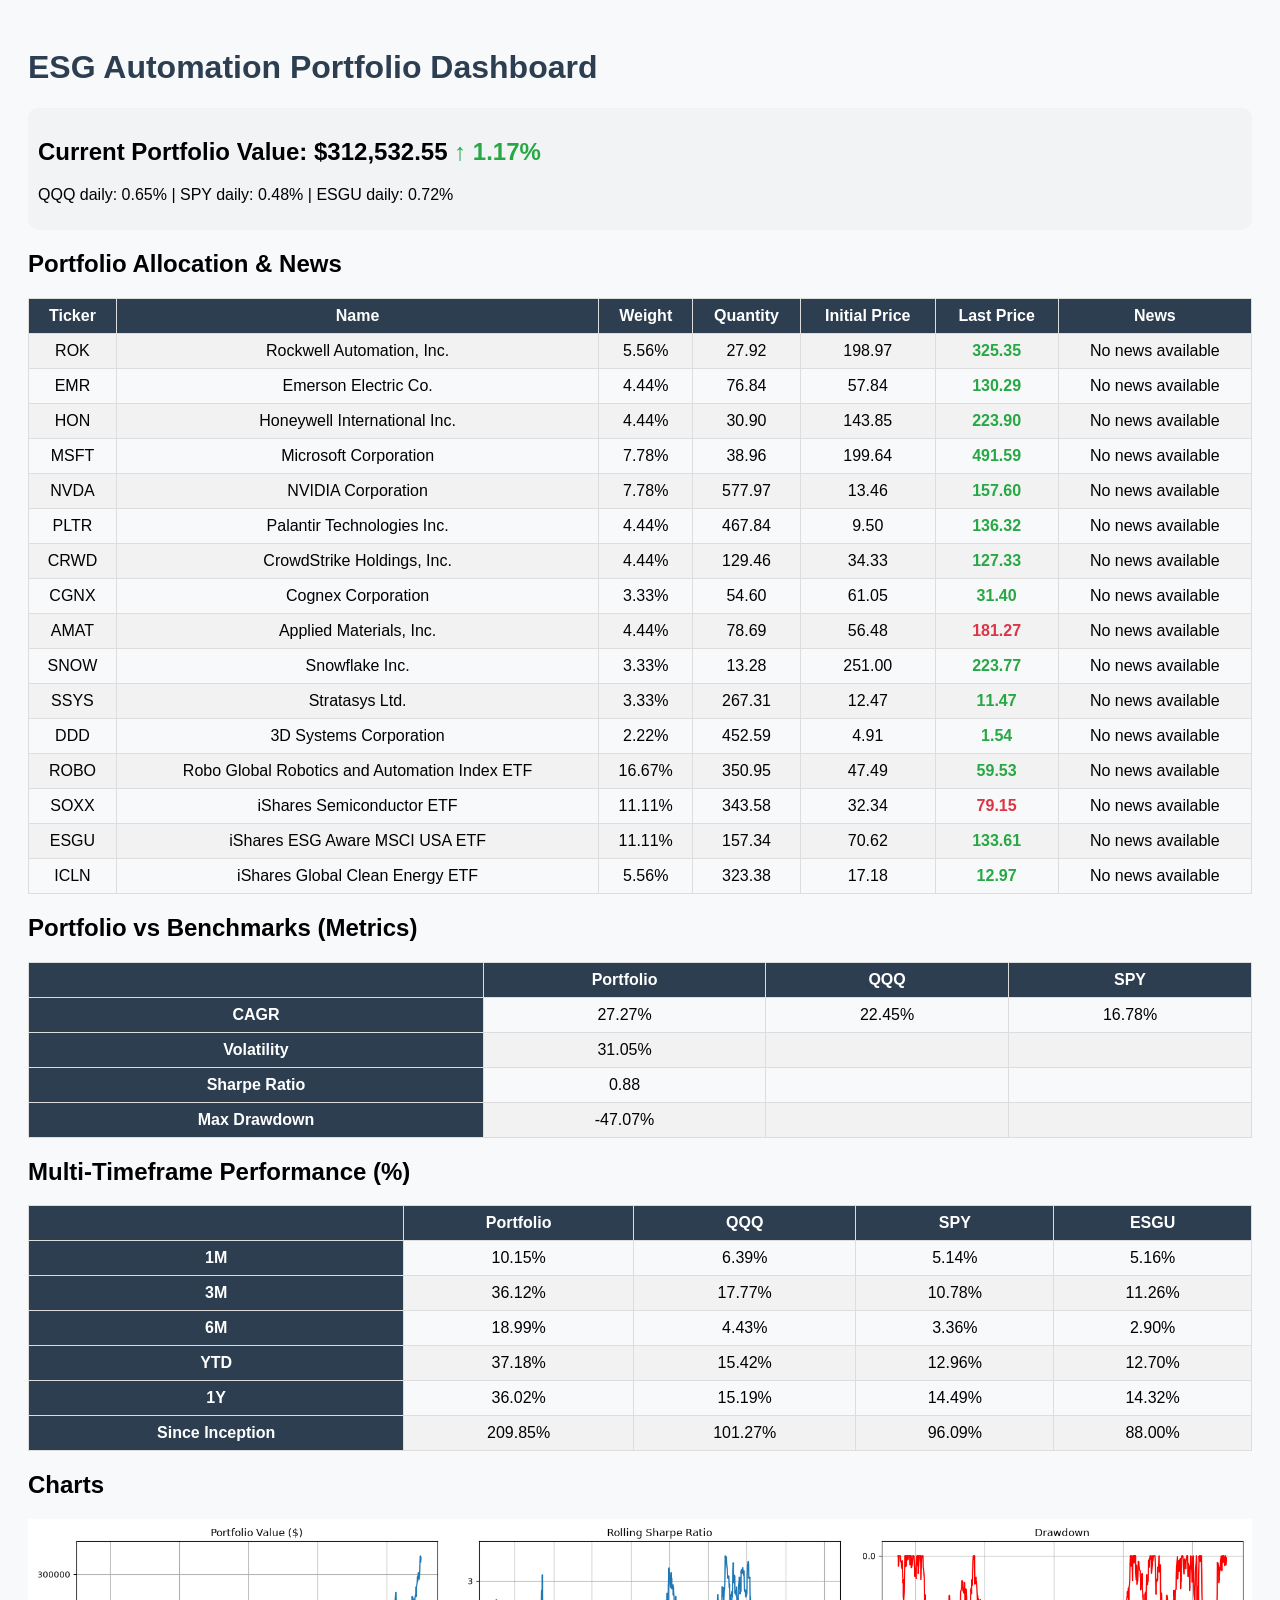
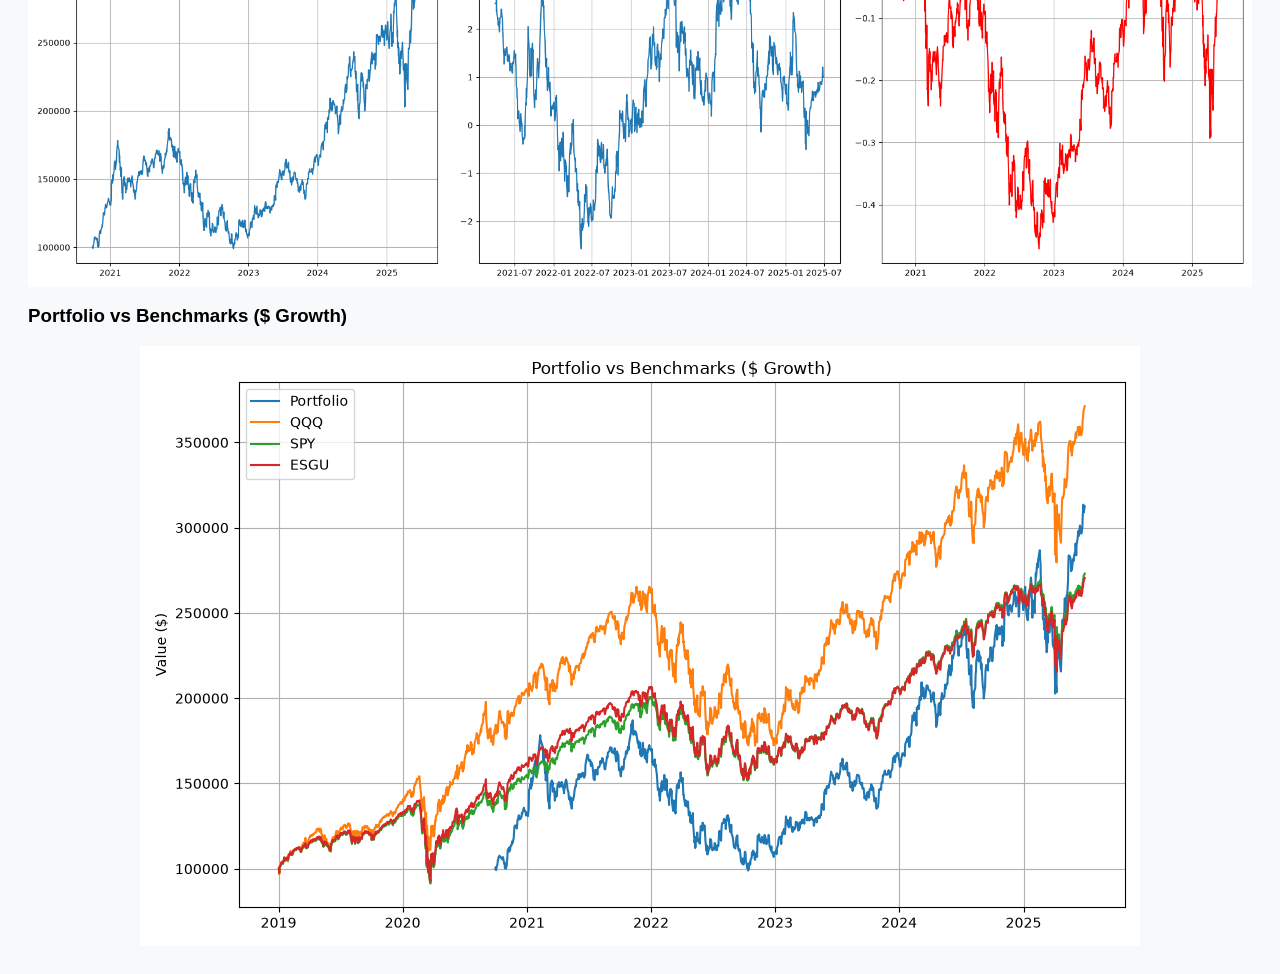
<file: docs/index.html>
<!DOCTYPE html>
<html>
<head>
    <title>ESG Automation Portfolio</title>
    <style>
        body { font-family: Arial, sans-serif; padding: 20px; background-color: #f8f9fa; }
        h1 { color: #2c3e50; }
        table { border-collapse: collapse; width: 100%; margin-bottom: 20px; }
        th, td { border: 1px solid #ddd; padding: 8px; text-align: center; }
        th { background-color: #2c3e50; color: white; }
        tr:nth-child(even) { background-color: #f2f2f2; }
        tr:hover { background-color: #ddd; }
        img { max-width: 100%; display: block; margin: auto; }
    </style>
</head>
<body>
    <h1>ESG Automation Portfolio Dashboard</h1>

    
<div style="padding:10px;background:#f1f3f5;border-radius:10px;margin-bottom:20px;">
<h2>Current Portfolio Value: $312,532.55 <span style="color:#28a745;">↑ 1.17%</span></h2>
<p>QQQ daily: 0.65% | SPY daily: 0.48% | ESGU daily: 0.72%</p>
</div>


    <h2>Portfolio Allocation & News</h2>
    <table>
        <tr>
            <th>Ticker</th><th>Name</th><th>Weight</th><th>Quantity</th>
            <th>Initial Price</th><th>Last Price</th><th>News</th>
        </tr>
        
    <tr>
        <td>ROK</td>
        <td>Rockwell Automation, Inc.</td>
        <td>5.56%</td>
        <td>27.92</td>
        <td>198.97</td>
        <td style="color:#28a745; font-weight:bold;">325.35</td>
        <td>No news available</td>
    </tr>
    
    <tr>
        <td>EMR</td>
        <td>Emerson Electric Co.</td>
        <td>4.44%</td>
        <td>76.84</td>
        <td>57.84</td>
        <td style="color:#28a745; font-weight:bold;">130.29</td>
        <td>No news available</td>
    </tr>
    
    <tr>
        <td>HON</td>
        <td>Honeywell International Inc.</td>
        <td>4.44%</td>
        <td>30.90</td>
        <td>143.85</td>
        <td style="color:#28a745; font-weight:bold;">223.90</td>
        <td>No news available</td>
    </tr>
    
    <tr>
        <td>MSFT</td>
        <td>Microsoft Corporation</td>
        <td>7.78%</td>
        <td>38.96</td>
        <td>199.64</td>
        <td style="color:#28a745; font-weight:bold;">491.59</td>
        <td>No news available</td>
    </tr>
    
    <tr>
        <td>NVDA</td>
        <td>NVIDIA Corporation</td>
        <td>7.78%</td>
        <td>577.97</td>
        <td>13.46</td>
        <td style="color:#28a745; font-weight:bold;">157.60</td>
        <td>No news available</td>
    </tr>
    
    <tr>
        <td>PLTR</td>
        <td>Palantir Technologies Inc.</td>
        <td>4.44%</td>
        <td>467.84</td>
        <td>9.50</td>
        <td style="color:#28a745; font-weight:bold;">136.32</td>
        <td>No news available</td>
    </tr>
    
    <tr>
        <td>CRWD</td>
        <td>CrowdStrike Holdings, Inc.</td>
        <td>4.44%</td>
        <td>129.46</td>
        <td>34.33</td>
        <td style="color:#28a745; font-weight:bold;">127.33</td>
        <td>No news available</td>
    </tr>
    
    <tr>
        <td>CGNX</td>
        <td>Cognex Corporation</td>
        <td>3.33%</td>
        <td>54.60</td>
        <td>61.05</td>
        <td style="color:#28a745; font-weight:bold;">31.40</td>
        <td>No news available</td>
    </tr>
    
    <tr>
        <td>AMAT</td>
        <td>Applied Materials, Inc.</td>
        <td>4.44%</td>
        <td>78.69</td>
        <td>56.48</td>
        <td style="color:#dc3545; font-weight:bold;">181.27</td>
        <td>No news available</td>
    </tr>
    
    <tr>
        <td>SNOW</td>
        <td>Snowflake Inc.</td>
        <td>3.33%</td>
        <td>13.28</td>
        <td>251.00</td>
        <td style="color:#28a745; font-weight:bold;">223.77</td>
        <td>No news available</td>
    </tr>
    
    <tr>
        <td>SSYS</td>
        <td>Stratasys Ltd.</td>
        <td>3.33%</td>
        <td>267.31</td>
        <td>12.47</td>
        <td style="color:#28a745; font-weight:bold;">11.47</td>
        <td>No news available</td>
    </tr>
    
    <tr>
        <td>DDD</td>
        <td>3D Systems Corporation</td>
        <td>2.22%</td>
        <td>452.59</td>
        <td>4.91</td>
        <td style="color:#28a745; font-weight:bold;">1.54</td>
        <td>No news available</td>
    </tr>
    
    <tr>
        <td>ROBO</td>
        <td>Robo Global Robotics and Automation Index ETF</td>
        <td>16.67%</td>
        <td>350.95</td>
        <td>47.49</td>
        <td style="color:#28a745; font-weight:bold;">59.53</td>
        <td>No news available</td>
    </tr>
    
    <tr>
        <td>SOXX</td>
        <td>iShares Semiconductor ETF</td>
        <td>11.11%</td>
        <td>343.58</td>
        <td>32.34</td>
        <td style="color:#dc3545; font-weight:bold;">79.15</td>
        <td>No news available</td>
    </tr>
    
    <tr>
        <td>ESGU</td>
        <td>iShares ESG Aware MSCI USA ETF</td>
        <td>11.11%</td>
        <td>157.34</td>
        <td>70.62</td>
        <td style="color:#28a745; font-weight:bold;">133.61</td>
        <td>No news available</td>
    </tr>
    
    <tr>
        <td>ICLN</td>
        <td>iShares Global Clean Energy ETF</td>
        <td>5.56%</td>
        <td>323.38</td>
        <td>17.18</td>
        <td style="color:#28a745; font-weight:bold;">12.97</td>
        <td>No news available</td>
    </tr>
    
    </table>

    <h2>Portfolio vs Benchmarks (Metrics)</h2>
    <table border="1" class="dataframe data">
  <thead>
    <tr style="text-align: right;">
      <th></th>
      <th>Portfolio</th>
      <th>QQQ</th>
      <th>SPY</th>
    </tr>
  </thead>
  <tbody>
    <tr>
      <th>CAGR</th>
      <td>27.27%</td>
      <td>22.45%</td>
      <td>16.78%</td>
    </tr>
    <tr>
      <th>Volatility</th>
      <td>31.05%</td>
      <td></td>
      <td></td>
    </tr>
    <tr>
      <th>Sharpe Ratio</th>
      <td>0.88</td>
      <td></td>
      <td></td>
    </tr>
    <tr>
      <th>Max Drawdown</th>
      <td>-47.07%</td>
      <td></td>
      <td></td>
    </tr>
  </tbody>
</table>

    <h2>Multi-Timeframe Performance (%)</h2>
    <table border="1" class="dataframe data">
  <thead>
    <tr style="text-align: right;">
      <th></th>
      <th>Portfolio</th>
      <th>QQQ</th>
      <th>SPY</th>
      <th>ESGU</th>
    </tr>
  </thead>
  <tbody>
    <tr>
      <th>1M</th>
      <td>10.15%</td>
      <td>6.39%</td>
      <td>5.14%</td>
      <td>5.16%</td>
    </tr>
    <tr>
      <th>3M</th>
      <td>36.12%</td>
      <td>17.77%</td>
      <td>10.78%</td>
      <td>11.26%</td>
    </tr>
    <tr>
      <th>6M</th>
      <td>18.99%</td>
      <td>4.43%</td>
      <td>3.36%</td>
      <td>2.90%</td>
    </tr>
    <tr>
      <th>YTD</th>
      <td>37.18%</td>
      <td>15.42%</td>
      <td>12.96%</td>
      <td>12.70%</td>
    </tr>
    <tr>
      <th>1Y</th>
      <td>36.02%</td>
      <td>15.19%</td>
      <td>14.49%</td>
      <td>14.32%</td>
    </tr>
    <tr>
      <th>Since Inception</th>
      <td>209.85%</td>
      <td>101.27%</td>
      <td>96.09%</td>
      <td>88.00%</td>
    </tr>
  </tbody>
</table>

    <h2>Charts</h2>
    <img src="charts/dashboard_charts.png" alt="Dashboard Charts">
    <h3>Portfolio vs Benchmarks ($ Growth)</h3>
    <img src="charts/portfolio_vs_benchmarks.png" alt="Portfolio vs Benchmarks">
</body>
</html>
</file>
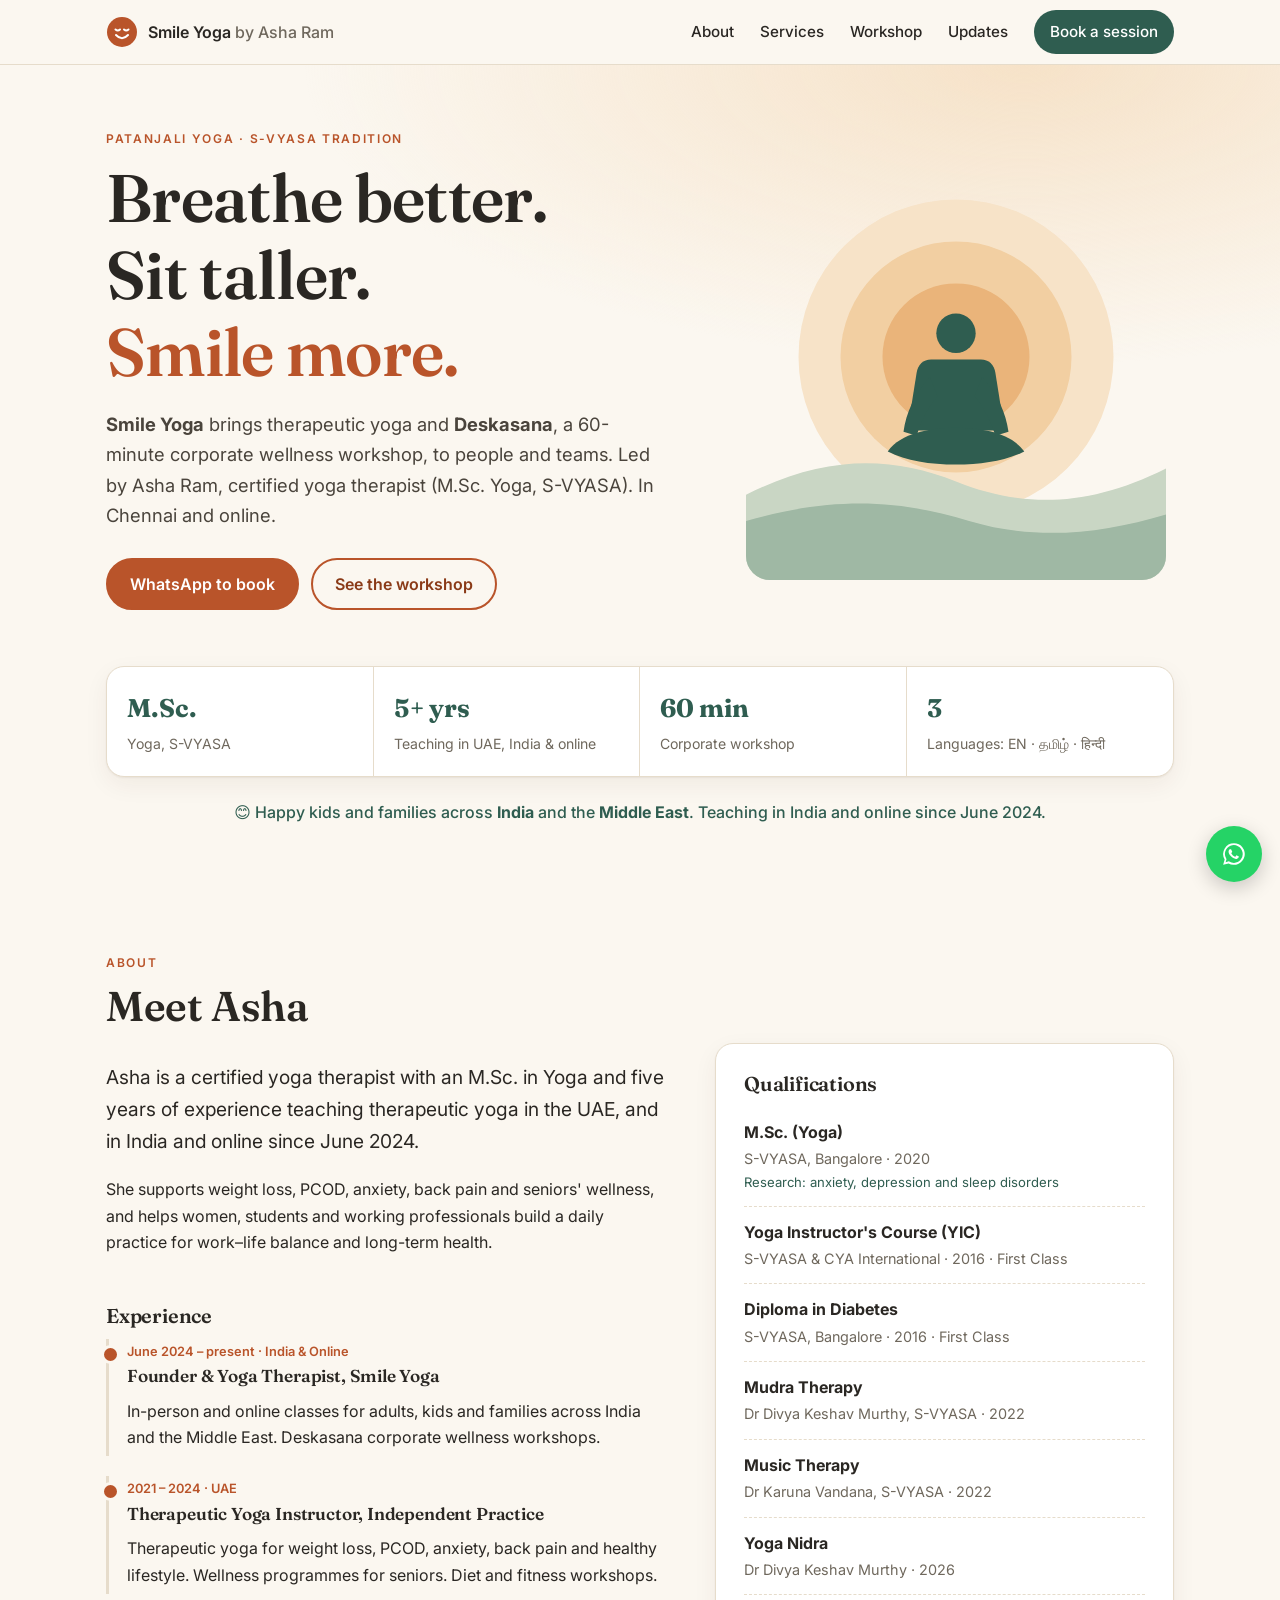
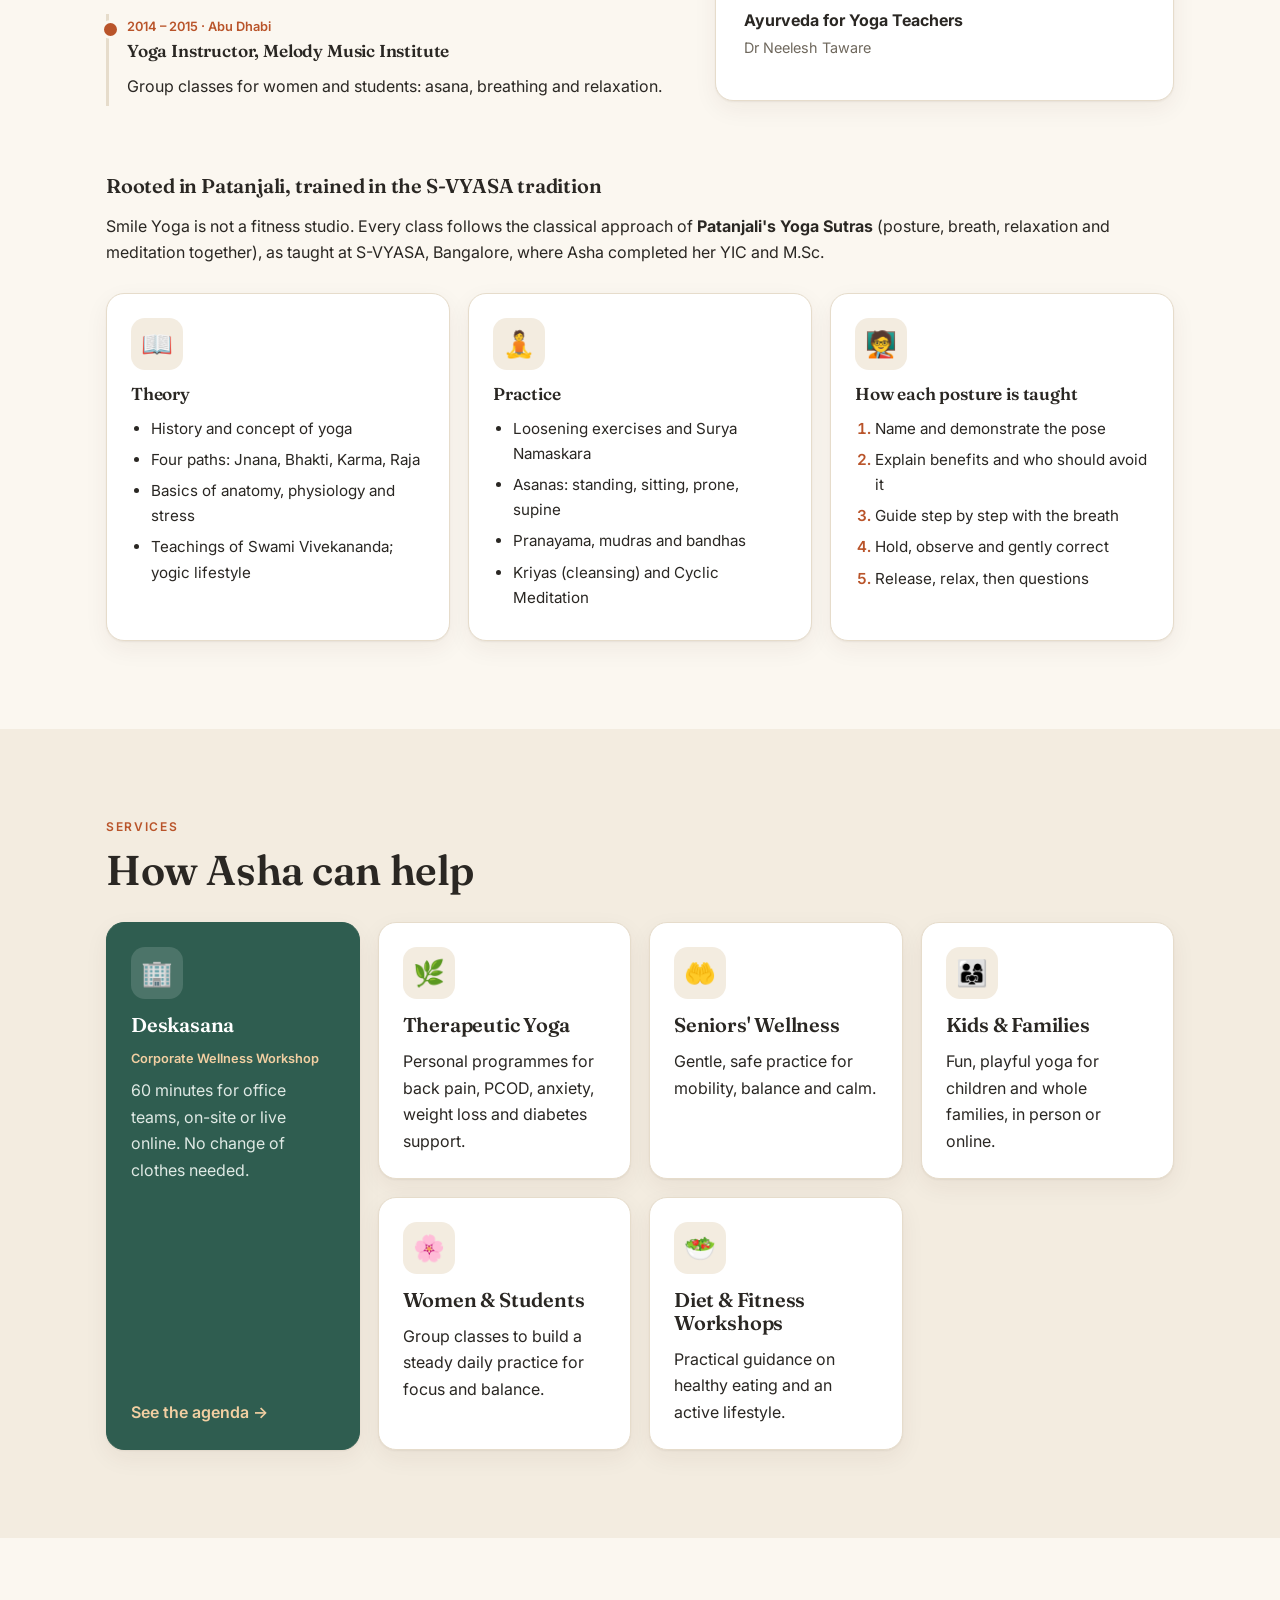
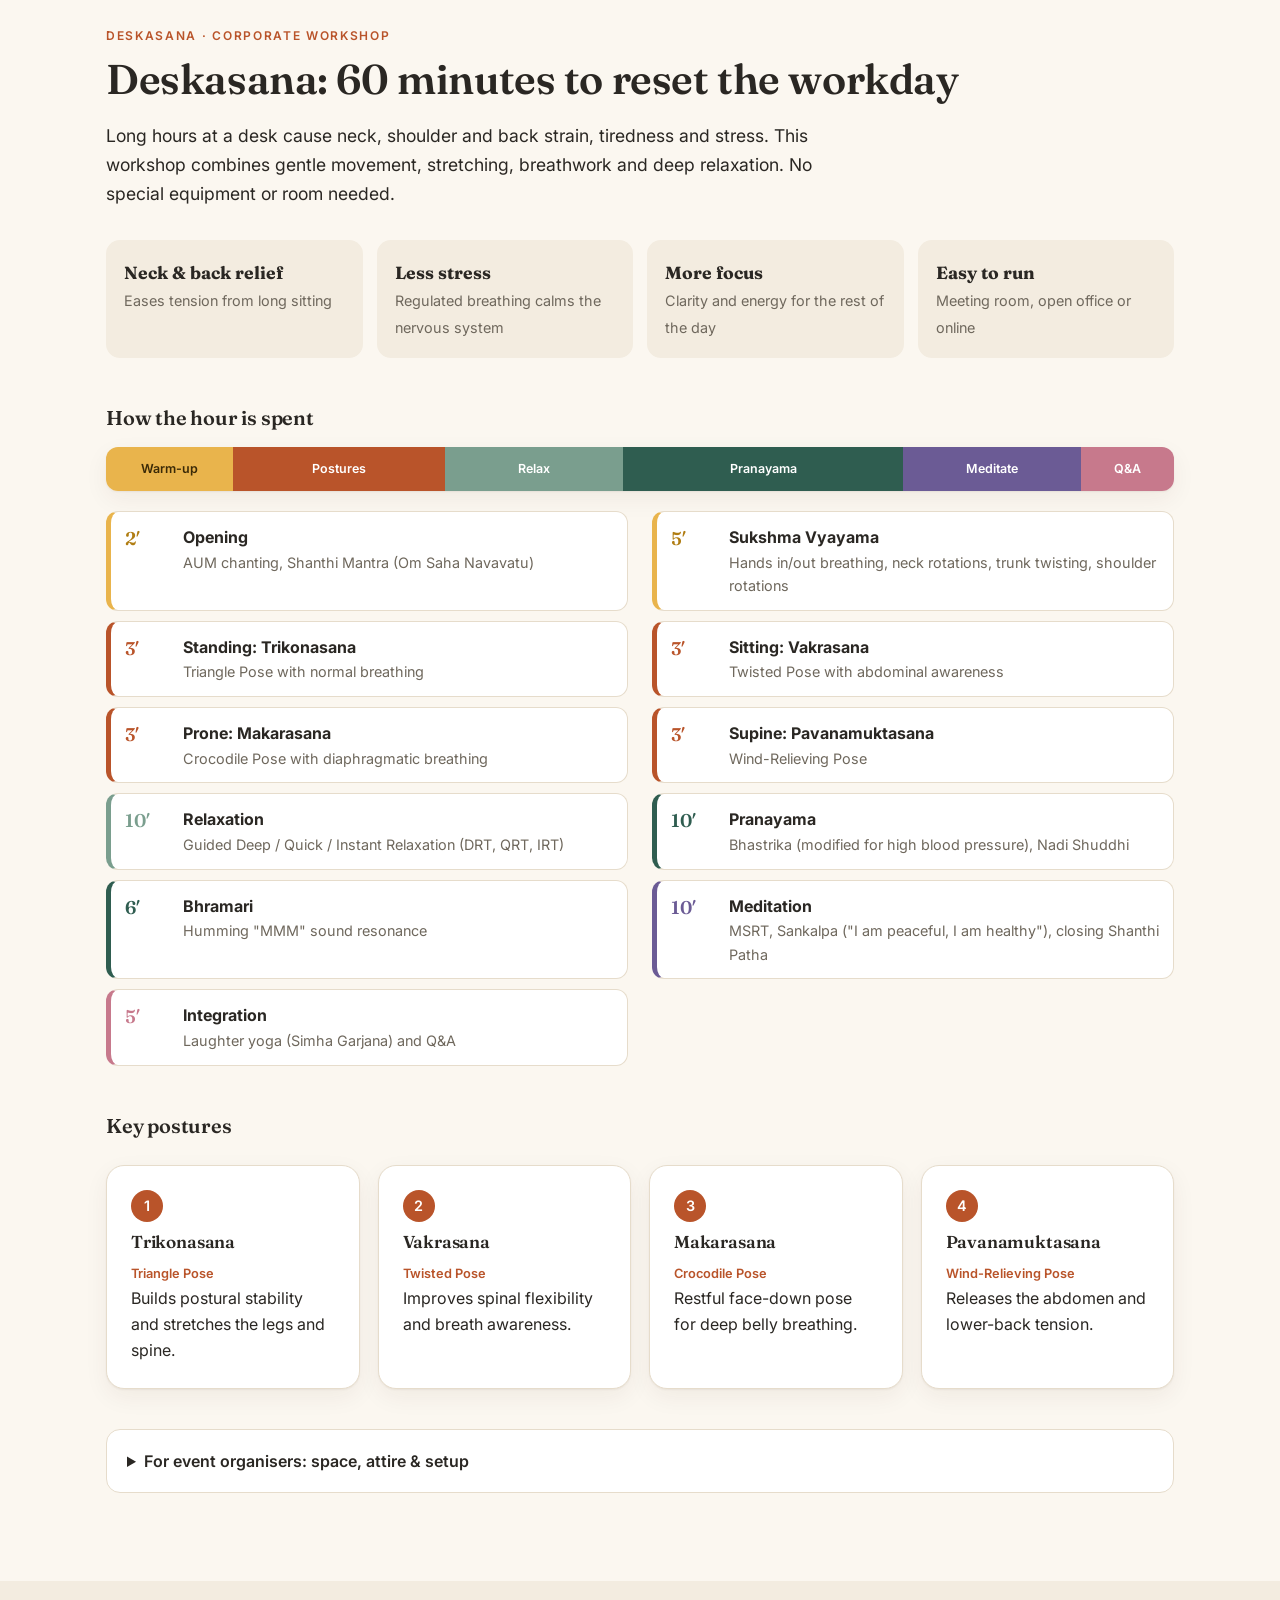
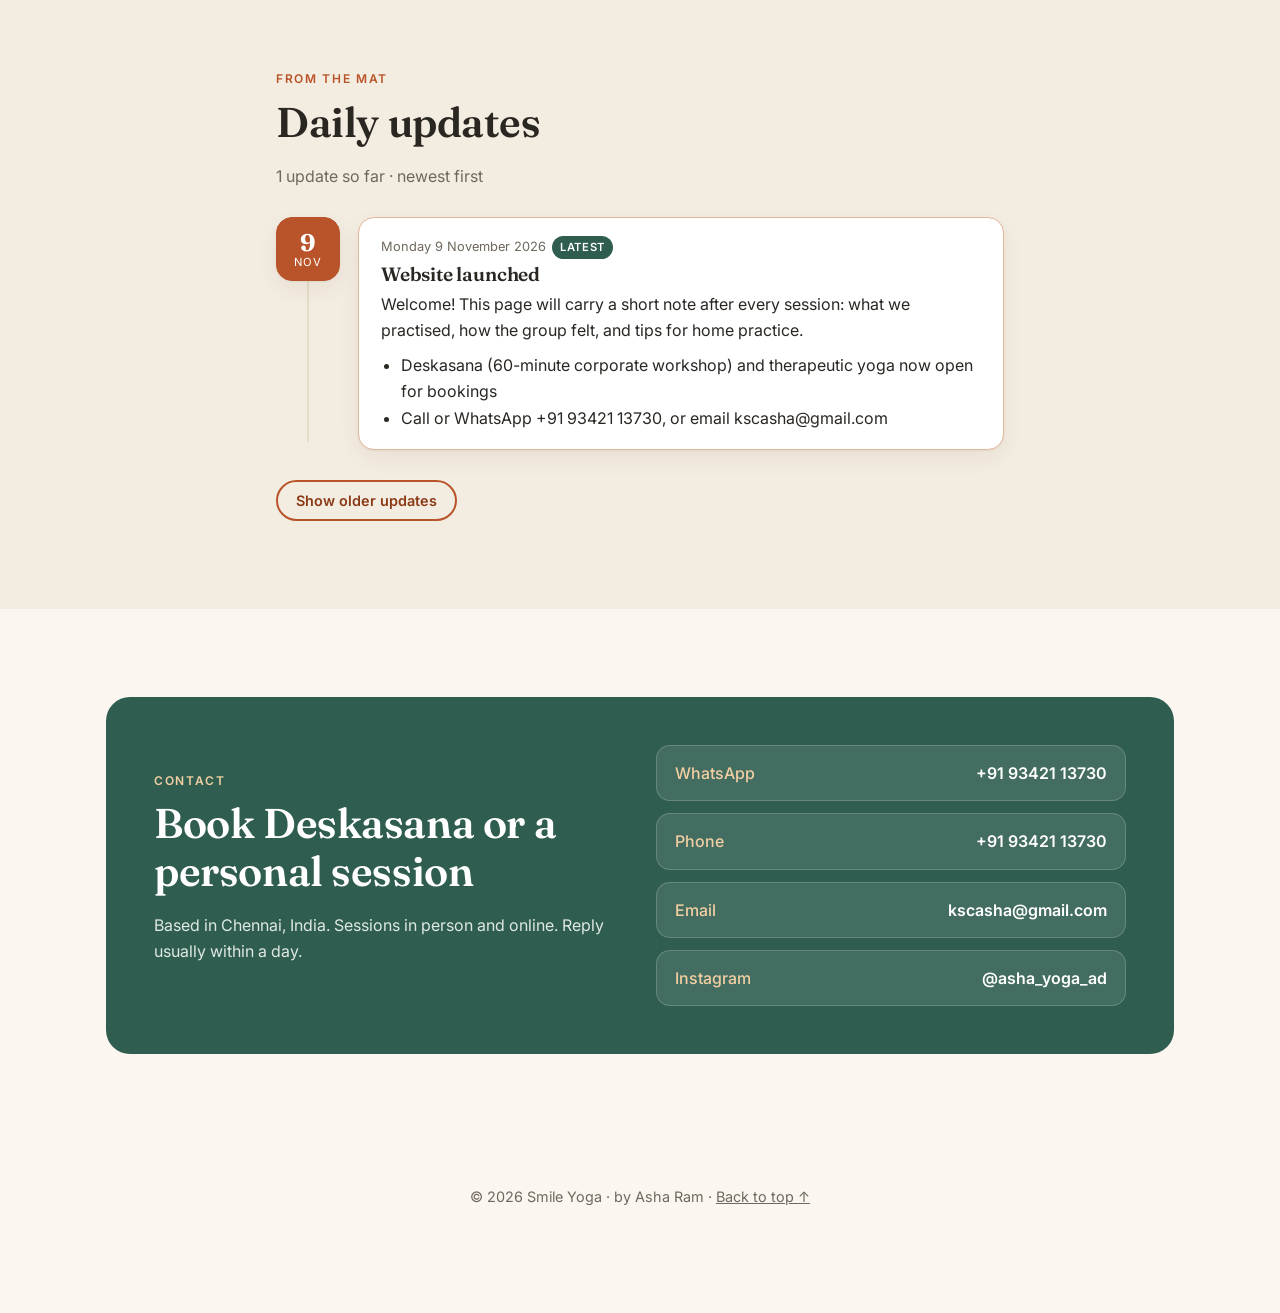
<file: docs/asha/index.html>
<!DOCTYPE html>
<html lang="en">
<head>
  <meta charset="UTF-8">
  <meta name="viewport" content="width=device-width, initial-scale=1.0">
  <title>Smile Yoga by Asha</title>
  <!-- The site moved to /smileyoga/. This page forwards old links (keeps #updates etc.). -->
  <meta http-equiv="refresh" content="0; url=../smileyoga/">
  <link rel="canonical" href="../smileyoga/">
  <script>location.replace("../smileyoga/" + location.hash);</script>
</head>
<body style="font-family:system-ui,sans-serif;background:#fbf7f0;color:#2a2723;padding:40px 16px;text-align:center">
  <p>Smile Yoga has moved. <a href="../smileyoga/">Go to the new page →</a></p>
</body>
</html>
</file>
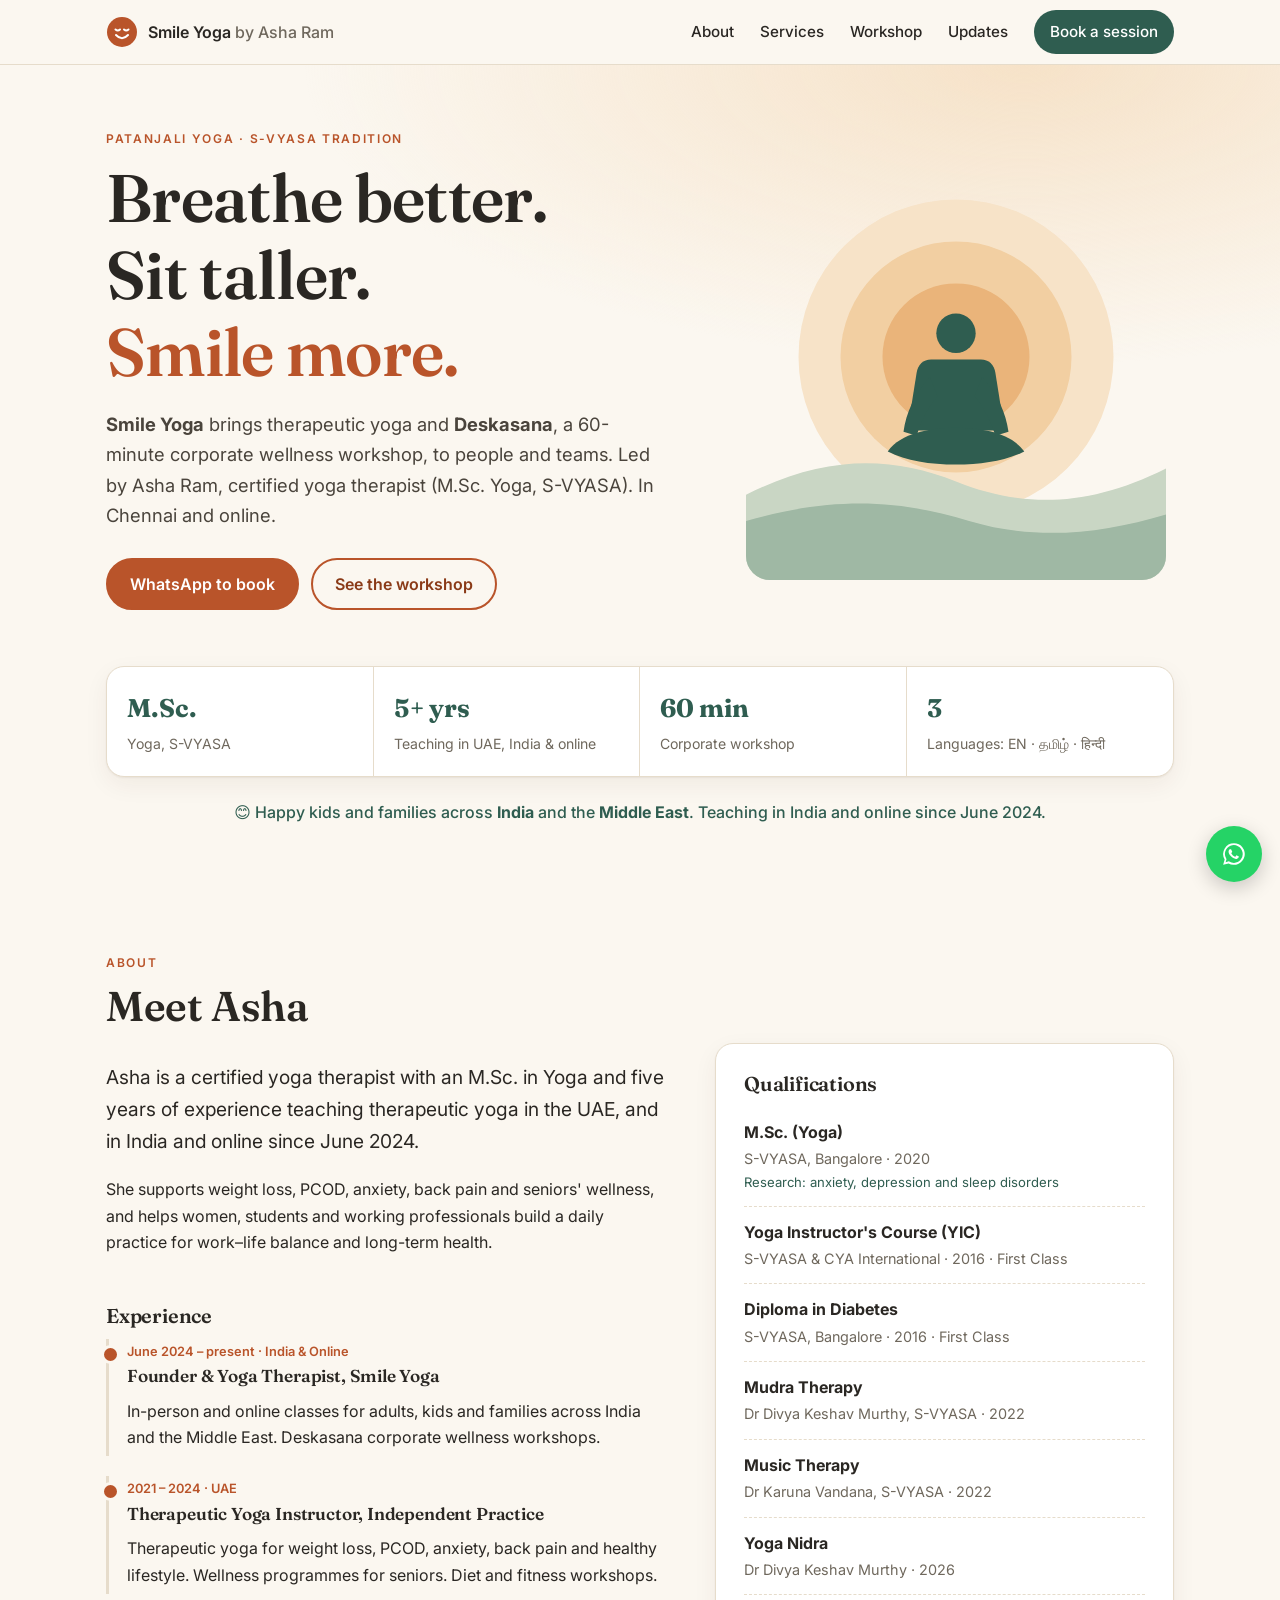
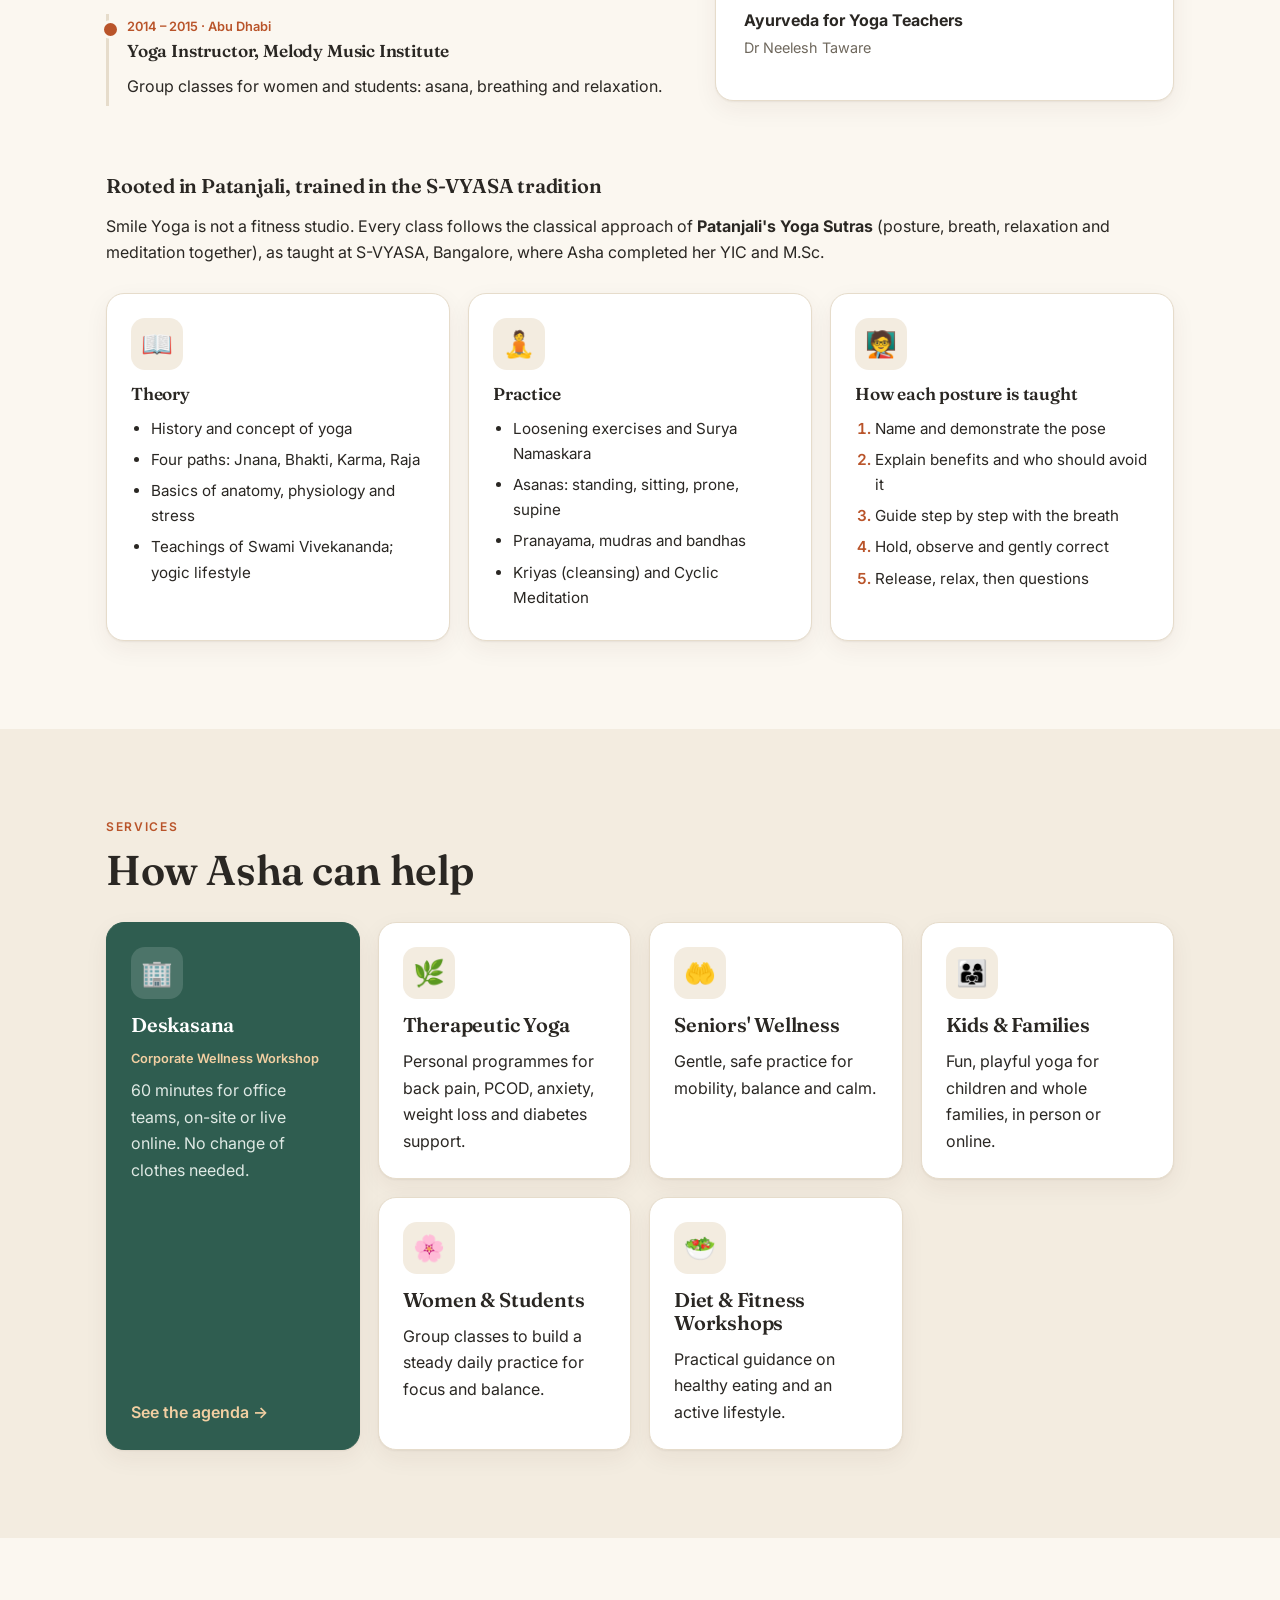
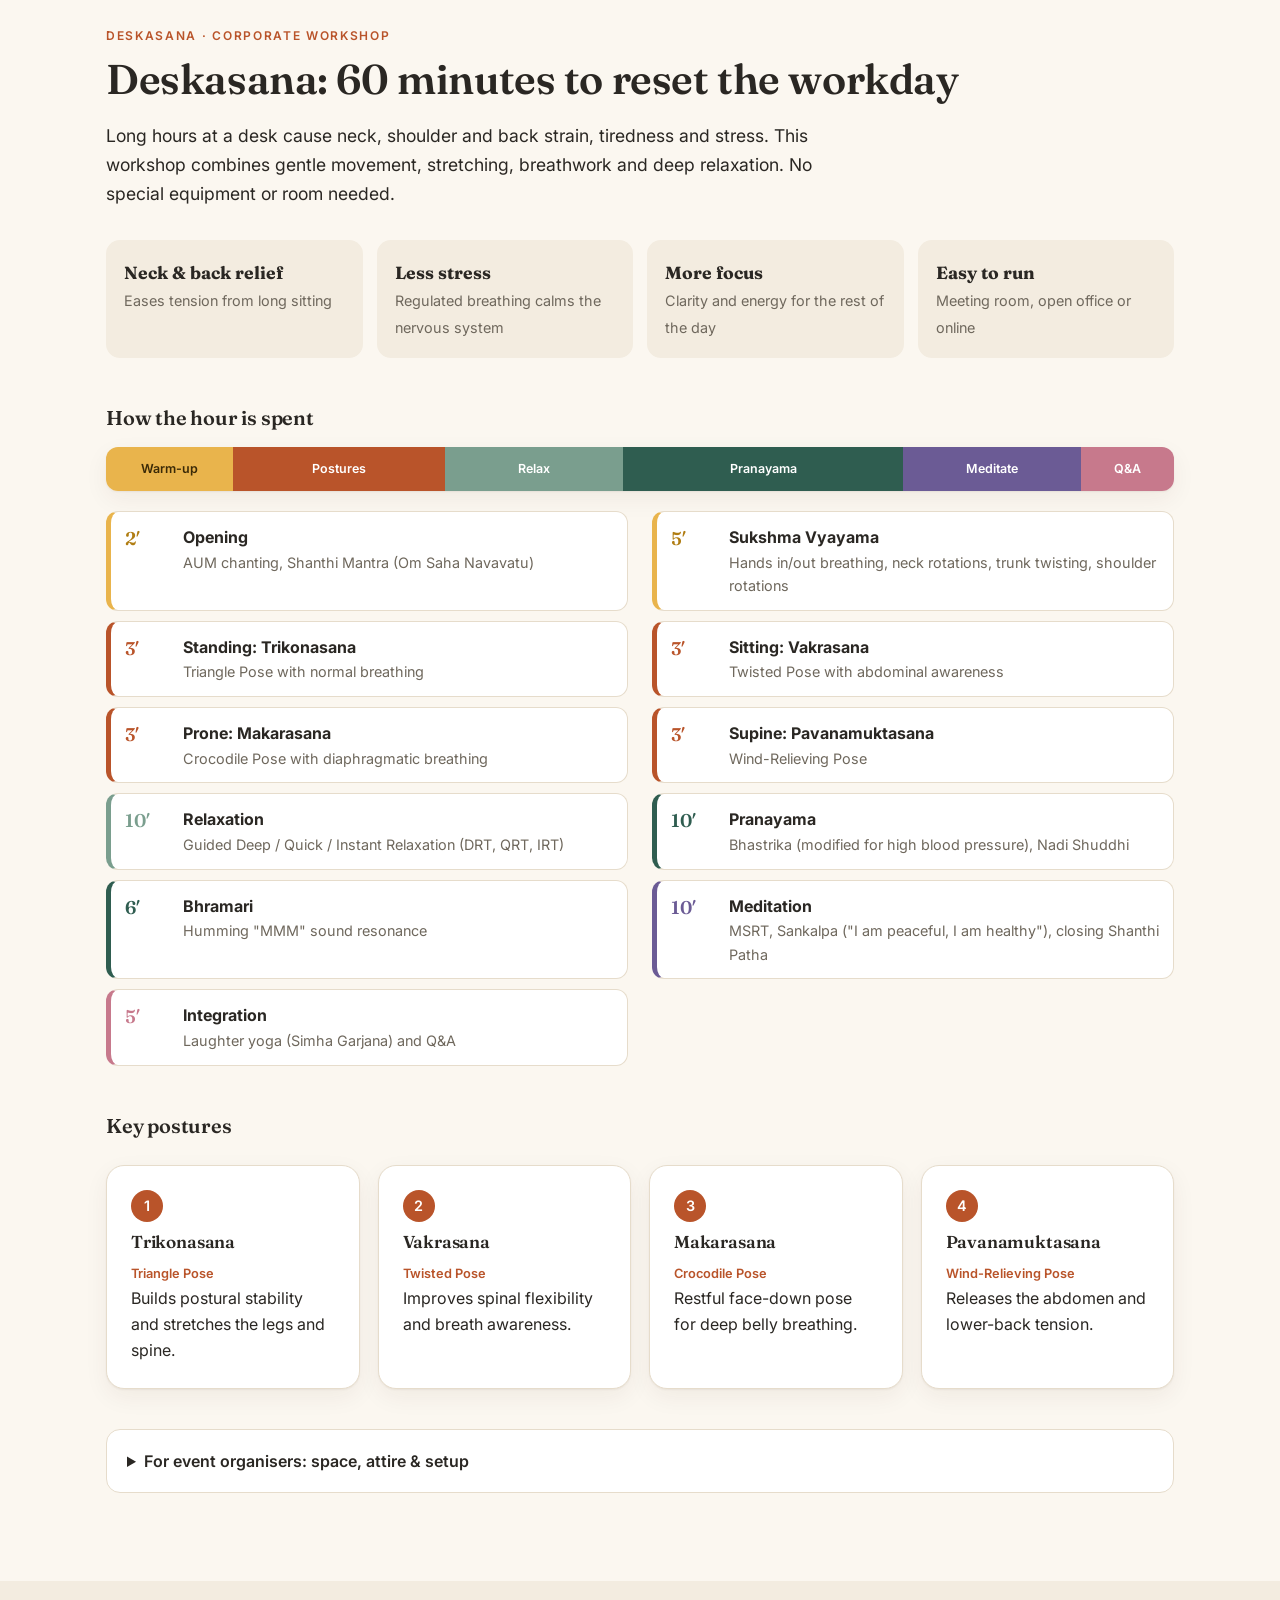
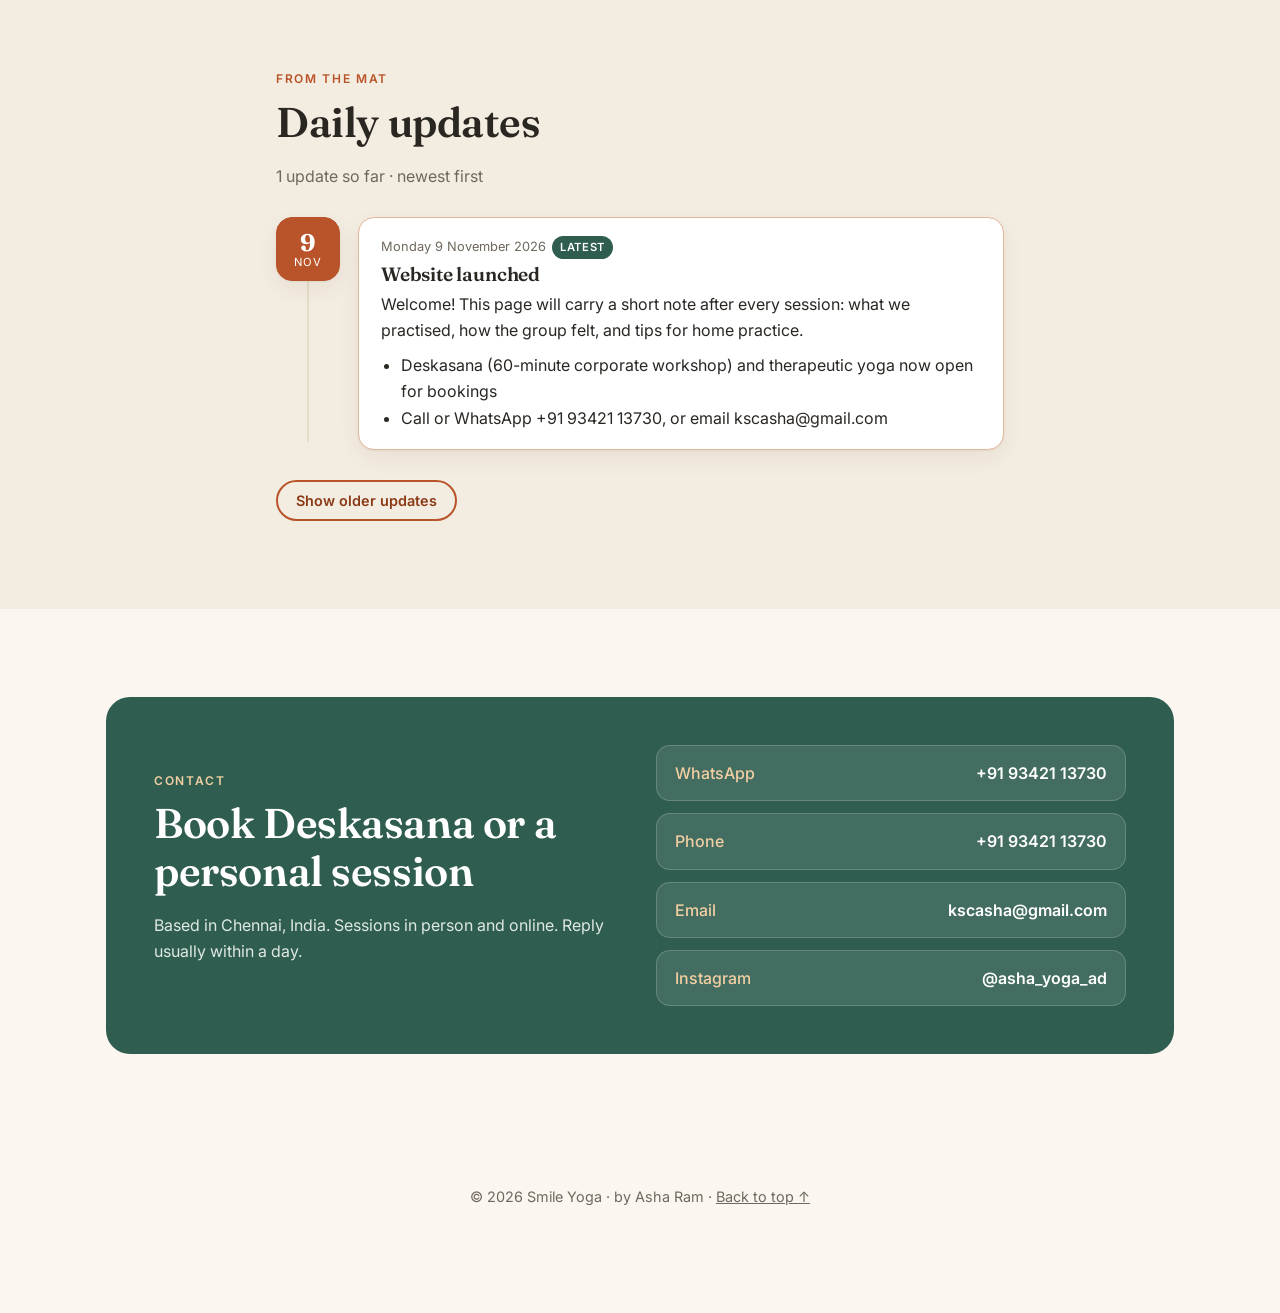
<file: docs/smileyoga/index.html>
<!DOCTYPE html>
<html lang="en">
<head>
  <meta charset="UTF-8">
  <meta name="viewport" content="width=device-width, initial-scale=1.0">
  <title>Smile Yoga by Asha</title>
  <meta name="description" content="Smile Yoga by Asha Ram, certified yoga therapist (M.Sc. Yoga, S-VYASA). Therapeutic yoga and Deskasana corporate wellness workshops, in Chennai and online.">
  <meta name="theme-color" content="#fbf7f0">
  <link rel="preconnect" href="https://fonts.googleapis.com">
  <link rel="preconnect" href="https://fonts.gstatic.com" crossorigin>
  <link href="https://fonts.googleapis.com/css2?family=Fraunces:opsz,wght@9..144,500;9..144,600&family=Inter:wght@400;500;600&display=swap" rel="stylesheet">
  <link rel="stylesheet" href="style.css">
</head>
<body>

  <!-- ===== TOP MENU ===== -->
  <header class="topbar">
    <div class="wrap bar">
      <a class="brand" href="#home">
        <svg class="logo" viewBox="0 0 32 32" aria-hidden="true"><circle cx="16" cy="16" r="15" fill="var(--accent)"/><path d="M9.5 13.5q2.25 2 4.5 0M18 13.5q2.25 2 4.5 0M10 19q6 6.5 12 0" stroke="#fff" stroke-width="2" fill="none" stroke-linecap="round"/></svg>
        <span>Smile Yoga <em>by Asha Ram</em></span>
      </a>
      <button class="menu-btn" aria-label="Open menu" aria-expanded="false">☰</button>
      <nav id="menu">
        <a href="#about">About</a>
        <a href="#services">Services</a>
        <a href="#workshop">Workshop</a>
        <a href="#updates">Updates</a>
        <a class="nav-cta" href="#contact">Book a session</a>
      </nav>
    </div>
  </header>

  <!-- ===== HERO ===== -->
  <section id="home" class="hero">
    <div class="wrap hero-grid">
      <div>
        <p class="eyebrow">Patanjali Yoga · S-VYASA Tradition</p>
        <h1>Breathe better.<br>Sit taller.<br><span>Smile more.</span></h1>
        <p class="lead"><b>Smile Yoga</b> brings therapeutic yoga and <b>Deskasana</b>, a 60-minute corporate wellness workshop, to people and teams. Led by Asha Ram, certified yoga therapist (M.Sc. Yoga, S-VYASA). In Chennai and online.</p>
        <div class="cta">
          <a class="btn" href="https://wa.me/919342113730" target="_blank" rel="noopener">WhatsApp to book</a>
          <a class="btn ghost" href="#workshop">See the workshop</a>
        </div>
      </div>
      <!-- Simple drawing: sun + seated figure -->
      <svg class="hero-art" viewBox="0 0 320 320" role="img" aria-label="Illustration of a person meditating in front of the sun">
        <circle cx="160" cy="150" r="120" fill="var(--sun-1)"/>
        <circle cx="160" cy="150" r="88" fill="var(--sun-2)"/>
        <circle cx="160" cy="150" r="56" fill="var(--sun-3)"/>
        <path d="M0 255c60-30 110-30 160-10s100 20 160-10v85H0Z" fill="var(--hill-1)"/>
        <path d="M0 275c70-20 120-15 170 0s100 10 150-5v55H0Z" fill="var(--hill-2)"/>
        <g fill="var(--figure)">
          <circle cx="160" cy="132" r="15"/>
          <path d="M141 152h38c6 0 10 4 11 10l7 44h-74l7-44c1-6 5-10 11-10Z"/>
          <path d="M108 222c10-14 32-18 52-18s42 4 52 18c-14 7-32 10-52 10s-38-3-52-10Z"/>
          <path d="M140 165c-12 14-18 28-20 42l10 3c4-12 9-22 16-30Z"/>
          <path d="M180 165c12 14 18 28 20 42l-10 3c-4-12-9-22-16-30Z"/>
        </g>
      </svg>
    </div>

    <div class="wrap">
      <ul class="stats">
        <li><b>M.Sc.</b><span>Yoga, S-VYASA</span></li>
        <li><b>5+ yrs</b><span>Teaching in UAE, India &amp; online</span></li>
        <li><b>60 min</b><span>Corporate workshop</span></li>
        <li><b>3</b><span>Languages: EN · தமிழ் · हिन्दी</span></li>
      </ul>
      <p class="happy">😊 Happy kids and families across <b>India</b> and the <b>Middle East</b>. Teaching in India and online since June 2024.</p>
    </div>
  </section>

  <!-- ===== ABOUT (from CV) ===== -->
  <section id="about">
    <div class="wrap">
      <p class="eyebrow">About</p>
      <h2>Meet Asha</h2>
      <div class="about-grid">
        <div>
          <p class="big">Asha is a certified yoga therapist with an M.Sc. in Yoga and five years of experience teaching therapeutic yoga in the UAE, and in India and online since June 2024.</p>
          <p>She supports weight loss, PCOD, anxiety, back pain and seniors' wellness, and helps women, students and working professionals build a daily practice for work–life balance and long-term health.</p>

          <h3 class="mt">Experience</h3>
          <div class="timeline">
            <div class="item">
              <p class="tag">June 2024 – present · India &amp; Online</p>
              <h4>Founder &amp; Yoga Therapist, Smile Yoga</h4>
              <p>In-person and online classes for adults, kids and families across India and the Middle East. Deskasana corporate wellness workshops.</p>
            </div>
            <div class="item">
              <p class="tag">2021 – 2024 · UAE</p>
              <h4>Therapeutic Yoga Instructor, Independent Practice</h4>
              <p>Therapeutic yoga for weight loss, PCOD, anxiety, back pain and healthy lifestyle. Wellness programmes for seniors. Diet and fitness workshops.</p>
            </div>
            <div class="item">
              <p class="tag">2014 – 2015 · Abu Dhabi</p>
              <h4>Yoga Instructor, Melody Music Institute</h4>
              <p>Group classes for women and students: asana, breathing and relaxation.</p>
            </div>
          </div>
        </div>

        <div class="panel">
          <h3>Qualifications</h3>
          <ul class="quals">
            <li><b>M.Sc. (Yoga)</b><span>S-VYASA, Bangalore · 2020</span><small>Research: anxiety, depression and sleep disorders</small></li>
            <li><b>Yoga Instructor's Course (YIC)</b><span>S-VYASA &amp; CYA International · 2016 · First Class</span></li>
            <li><b>Diploma in Diabetes</b><span>S-VYASA, Bangalore · 2016 · First Class</span></li>
            <li><b>Mudra Therapy</b><span>Dr Divya Keshav Murthy, S-VYASA · 2022</span></li>
            <li><b>Music Therapy</b><span>Dr Karuna Vandana, S-VYASA · 2022</span></li>
            <li><b>Yoga Nidra</b><span>Dr Divya Keshav Murthy · 2026</span></li>
            <li><b>Ayurveda for Yoga Teachers</b><span>Dr Neelesh Taware</span></li>
          </ul>
        </div>
      </div>

      <!-- Training summary (S-VYASA YIC, high level) -->
      <h3 class="mt">Rooted in Patanjali, trained in the S-VYASA tradition</h3>
      <p>Smile Yoga is not a fitness studio. Every class follows the classical approach of <b>Patanjali's Yoga Sutras</b> (posture, breath, relaxation and meditation together), as taught at S-VYASA, Bangalore, where Asha completed her YIC and M.Sc.</p>
      <div class="cards three">
        <div class="card">
          <span class="icon">📖</span>
          <h4>Theory</h4>
          <ul class="dots">
            <li>History and concept of yoga</li>
            <li>Four paths: Jnana, Bhakti, Karma, Raja</li>
            <li>Basics of anatomy, physiology and stress</li>
            <li>Teachings of Swami Vivekananda; yogic lifestyle</li>
          </ul>
        </div>
        <div class="card">
          <span class="icon">🧘</span>
          <h4>Practice</h4>
          <ul class="dots">
            <li>Loosening exercises and Surya Namaskara</li>
            <li>Asanas: standing, sitting, prone, supine</li>
            <li>Pranayama, mudras and bandhas</li>
            <li>Kriyas (cleansing) and Cyclic Meditation</li>
          </ul>
        </div>
        <div class="card">
          <span class="icon">🧑‍🏫</span>
          <h4>How each posture is taught</h4>
          <ol class="steps">
            <li>Name and demonstrate the pose</li>
            <li>Explain benefits and who should avoid it</li>
            <li>Guide step by step with the breath</li>
            <li>Hold, observe and gently correct</li>
            <li>Release, relax, then questions</li>
          </ol>
        </div>
      </div>
    </div>
  </section>

  <!-- ===== SERVICES ===== -->
  <section id="services" class="alt">
    <div class="wrap">
      <p class="eyebrow">Services</p>
      <h2>How Asha can help</h2>
      <div class="cards">
        <a class="card feature" href="#workshop">
          <span class="icon">🏢</span>
          <h3>Deskasana</h3>
          <p class="tag light">Corporate Wellness Workshop</p>
          <p>60 minutes for office teams, on-site or live online. No change of clothes needed.</p>
          <span class="more">See the agenda →</span>
        </a>
        <div class="card"><span class="icon">🌿</span><h3>Therapeutic Yoga</h3><p>Personal programmes for back pain, PCOD, anxiety, weight loss and diabetes support.</p></div>
        <div class="card"><span class="icon">🤲</span><h3>Seniors' Wellness</h3><p>Gentle, safe practice for mobility, balance and calm.</p></div>
        <div class="card"><span class="icon">👨‍👩‍👧</span><h3>Kids &amp; Families</h3><p>Fun, playful yoga for children and whole families, in person or online.</p></div>
        <div class="card"><span class="icon">🌸</span><h3>Women &amp; Students</h3><p>Group classes to build a steady daily practice for focus and balance.</p></div>
        <div class="card"><span class="icon">🥗</span><h3>Diet &amp; Fitness Workshops</h3><p>Practical guidance on healthy eating and an active lifestyle.</p></div>
      </div>
    </div>
  </section>

  <!-- ===== 60-MINUTE WORKSHOP ===== -->
  <section id="workshop">
    <div class="wrap">
      <p class="eyebrow">Deskasana · Corporate Workshop</p>
      <h2>Deskasana: 60 minutes to reset the workday</h2>
      <p class="intro">Long hours at a desk cause neck, shoulder and back strain, tiredness and stress. This workshop combines gentle movement, stretching, breathwork and deep relaxation. No special equipment or room needed.</p>

      <div class="benefits">
        <div><b>Neck &amp; back relief</b><span>Eases tension from long sitting</span></div>
        <div><b>Less stress</b><span>Regulated breathing calms the nervous system</span></div>
        <div><b>More focus</b><span>Clarity and energy for the rest of the day</span></div>
        <div><b>Easy to run</b><span>Meeting room, open office or online</span></div>
      </div>

      <h3 class="mt">How the hour is spent</h3>
      <!-- Bar: each part's width = its minutes out of 60 -->
      <div class="hourbar" aria-hidden="true">
        <span class="g1" style="flex:7">Warm-up</span>
        <span class="g2" style="flex:12">Postures</span>
        <span class="g3" style="flex:10">Relax</span>
        <span class="g4" style="flex:16">Pranayama</span>
        <span class="g5" style="flex:10">Meditate</span>
        <span class="g6" style="flex:5">Q&amp;A</span>
      </div>

      <ol class="agenda">
        <li class="g1"><span class="min">2′</span><div><b>Opening</b><p>AUM chanting, Shanthi Mantra (Om Saha Navavatu)</p></div></li>
        <li class="g1"><span class="min">5′</span><div><b>Sukshma Vyayama</b><p>Hands in/out breathing, neck rotations, trunk twisting, shoulder rotations</p></div></li>
        <li class="g2"><span class="min">3′</span><div><b>Standing: Trikonasana</b><p>Triangle Pose with normal breathing</p></div></li>
        <li class="g2"><span class="min">3′</span><div><b>Sitting: Vakrasana</b><p>Twisted Pose with abdominal awareness</p></div></li>
        <li class="g2"><span class="min">3′</span><div><b>Prone: Makarasana</b><p>Crocodile Pose with diaphragmatic breathing</p></div></li>
        <li class="g2"><span class="min">3′</span><div><b>Supine: Pavanamuktasana</b><p>Wind-Relieving Pose</p></div></li>
        <li class="g3"><span class="min">10′</span><div><b>Relaxation</b><p>Guided Deep / Quick / Instant Relaxation (DRT, QRT, IRT)</p></div></li>
        <li class="g4"><span class="min">10′</span><div><b>Pranayama</b><p>Bhastrika (modified for high blood pressure), Nadi Shuddhi</p></div></li>
        <li class="g4"><span class="min">6′</span><div><b>Bhramari</b><p>Humming "MMM" sound resonance</p></div></li>
        <li class="g5"><span class="min">10′</span><div><b>Meditation</b><p>MSRT, Sankalpa ("I am peaceful, I am healthy"), closing Shanthi Patha</p></div></li>
        <li class="g6"><span class="min">5′</span><div><b>Integration</b><p>Laughter yoga (Simha Garjana) and Q&amp;A</p></div></li>
      </ol>

      <h3 class="mt">Key postures</h3>
      <div class="cards four">
        <div class="card pose"><span class="num">1</span><h4>Trikonasana</h4><p class="tag">Triangle Pose</p><p>Builds postural stability and stretches the legs and spine.</p></div>
        <div class="card pose"><span class="num">2</span><h4>Vakrasana</h4><p class="tag">Twisted Pose</p><p>Improves spinal flexibility and breath awareness.</p></div>
        <div class="card pose"><span class="num">3</span><h4>Makarasana</h4><p class="tag">Crocodile Pose</p><p>Restful face-down pose for deep belly breathing.</p></div>
        <div class="card pose"><span class="num">4</span><h4>Pavanamuktasana</h4><p class="tag">Wind-Relieving Pose</p><p>Releases the abdomen and lower-back tension.</p></div>
      </div>

      <details class="organisers">
        <summary>For event organisers: space, attire &amp; setup</summary>
        <ul class="ticks">
          <li><b>Space:</b> conference room, open office area, or a virtual broadcast. Office chairs or yoga mats.</li>
          <li><b>Attire:</b> comfortable work clothes are fine. Practise on an empty stomach or at least 2 hours after a light meal.</li>
          <li><b>Inclusive:</b> every practice has easier options for joint sensitivity and all fitness levels.</li>
          <li><b>Audio:</b> for hybrid or large groups, arrange a clear microphone for guided relaxation and breathwork.</li>
        </ul>
      </details>
    </div>
  </section>

  <!-- ===== DAILY UPDATES (read from updates.md) ===== -->
  <section id="updates" class="alt">
    <div class="wrap narrow">
      <p class="eyebrow">From the mat</p>
      <h2>Daily updates</h2>
      <p class="muted" id="update-meta">What happened in class each day, newest first.</p>
      <div id="update-list" class="feed"><p class="muted">Loading updates…</p></div>
      <button id="more-btn" class="btn ghost small" hidden>Show older updates</button>
    </div>
  </section>

  <!-- ===== CONTACT ===== -->
  <section id="contact" class="contact">
    <div class="wrap">
      <div class="contact-box">
        <div>
          <p class="eyebrow light">Contact</p>
          <h2>Book Deskasana or a personal session</h2>
          <p>Based in Chennai, India. Sessions in person and online. Reply usually within a day.</p>
        </div>
        <div class="contact-links">
          <a href="https://wa.me/919342113730" target="_blank" rel="noopener"><span>WhatsApp</span>+91 93421 13730</a>
          <a href="tel:+919342113730"><span>Phone</span>+91 93421 13730</a>
          <a href="mailto:kscasha@gmail.com"><span>Email</span>kscasha@gmail.com</a>
          <a href="https://www.instagram.com/asha_yoga_ad/" target="_blank" rel="noopener"><span>Instagram</span>@asha_yoga_ad</a>
        </div>
      </div>
    </div>
  </section>

  <footer>
    <p>© <span id="year"></span> Smile Yoga · by Asha Ram · <a href="#home">Back to top ↑</a></p>
  </footer>

  <!-- Floating WhatsApp button -->
  <a class="wa-float" href="https://wa.me/919342113730" target="_blank" rel="noopener" aria-label="Chat on WhatsApp">
    <svg viewBox="0 0 24 24" width="26" height="26" aria-hidden="true"><path fill="#fff" d="M12 2a10 10 0 0 0-8.6 15.1L2 22l5-1.3A10 10 0 1 0 12 2Zm0 18.2c-1.6 0-3.1-.4-4.4-1.2l-.3-.2-3 .8.8-2.9-.2-.3A8.2 8.2 0 1 1 12 20.2Zm4.5-6.1c-.2-.1-1.5-.7-1.7-.8-.2-.1-.4-.1-.6.1l-.8 1c-.1.2-.3.2-.5.1a6.7 6.7 0 0 1-3.3-2.9c-.3-.4.2-.4.7-1.4.1-.2 0-.3 0-.4l-.8-1.8c-.2-.5-.4-.4-.6-.4h-.5c-.2 0-.4.1-.6.3-.2.2-.8.8-.8 2s.8 2.3.9 2.5c.1.2 1.6 2.5 3.9 3.5 1.5.6 2 .7 2.7.6.5-.1 1.5-.6 1.7-1.2.2-.6.2-1.1.1-1.2l-.4-.2Z"/></svg>
  </a>

  <script src="site.js"></script>
  <script src="updates.js"></script>
</body>
</html>
</file>
<file: docs/smileyoga/style.css>
/* ===== Colours (change these to re-theme the whole site) ===== */
:root {
  --bg: #fbf7f0;
  --bg-alt: #f3ece0;
  --text: #2a2723;
  --muted: #6f685d;
  --accent: #b9542a;       /* terracotta */
  --accent-dark: #8a3a17;
  --green: #2f5d50;        /* deep sage */
  --card: #ffffff;
  --line: #e6dccb;
  --shadow: 0 1px 2px rgba(60, 40, 20, .06), 0 8px 24px rgba(60, 40, 20, .06);

  /* hero drawing */
  --sun-1: #f7e3c8; --sun-2: #f2cfa2; --sun-3: #eab47a;
  --hill-1: #c9d6c4; --hill-2: #9fb8a4; --figure: #2f5d50;

  /* agenda groups */
  --g1: #e9b44c; --g2: #b9542a; --g3: #7a9e8e; --g4: #2f5d50; --g5: #6b5b95; --g6: #c7798c;

  --serif: "Fraunces", Georgia, serif;
  --sans: "Inter", system-ui, -apple-system, "Segoe UI", Roboto, sans-serif;
}

* { box-sizing: border-box; }
html { scroll-behavior: smooth; }
body { margin: 0; font-family: var(--sans); color: var(--text); background: var(--bg); line-height: 1.65; -webkit-font-smoothing: antialiased; }
img, svg { max-width: 100%; }
a { color: var(--accent-dark); }

.wrap { max-width: 1100px; margin: 0 auto; padding: 0 16px; }
.wrap.narrow { max-width: 760px; }
section { padding: 88px 0; scroll-margin-top: 64px; }
section.alt { background: var(--bg-alt); }

h1, h2, h3, h4 { font-family: var(--serif); font-weight: 600; line-height: 1.15; margin: 0 0 12px; letter-spacing: -0.01em; }
h1 { font-size: clamp(2.4rem, 6.5vw, 4.2rem); }
h1 span { color: var(--accent); }
h2 { font-size: clamp(1.8rem, 4vw, 2.6rem); }
h3 { font-size: 1.25rem; }
h4 { font-size: 1.08rem; }
.mt { margin-top: 48px; }
.muted { color: var(--muted); }
.eyebrow { text-transform: uppercase; letter-spacing: .14em; font-size: .75rem; font-weight: 600; color: var(--accent); margin: 0 0 10px; }
.eyebrow.light { color: #f2cfa2; }
.tag { font-size: .8rem; color: var(--accent); font-weight: 600; margin: 0 0 4px; }
.big { font-size: 1.2rem; }
.intro { font-size: 1.1rem; max-width: 720px; }

/* ===== Buttons ===== */
.btn { display: inline-block; padding: 14px 22px; border-radius: 999px; background: var(--accent); color: #fff; text-decoration: none; font-weight: 600; border: 2px solid var(--accent); cursor: pointer; font: 600 1rem var(--sans); transition: transform .15s, background .15s; }
.btn:hover { background: var(--accent-dark); border-color: var(--accent-dark); transform: translateY(-1px); }
.btn.ghost { background: transparent; color: var(--accent-dark); }
.btn.ghost:hover { background: var(--accent); color: #fff; }
.btn.small { padding: 10px 18px; font-size: .9rem; margin-top: 8px; }

/* ===== Top menu ===== */
.topbar { position: sticky; top: 0; z-index: 20; background: rgba(251, 247, 240, .92); backdrop-filter: blur(8px); border-bottom: 1px solid var(--line); }
.bar { display: flex; align-items: center; justify-content: space-between; height: 64px; }
.brand { display: flex; align-items: center; gap: 10px; text-decoration: none; color: var(--text); font-weight: 600; }
.brand .logo { width: 32px; height: 32px; flex: none; }
.brand em { font-style: normal; color: var(--muted); font-weight: 500; }
nav { display: flex; align-items: center; gap: 26px; }
nav a { color: var(--text); text-decoration: none; font-size: .95rem; font-weight: 500; }
nav a:hover { color: var(--accent); }
nav .nav-cta { background: var(--green); color: #fff; padding: 9px 16px; border-radius: 999px; }
nav .nav-cta:hover { color: #fff; background: #244a40; }
.menu-btn { display: none; background: none; border: 0; font-size: 1.6rem; cursor: pointer; color: var(--text); padding: 6px; }

/* ===== Hero ===== */
.hero { padding: 64px 0 40px; background: radial-gradient(1200px 500px at 80% 0%, #f6e2c8 0%, transparent 60%), var(--bg); }
.hero-grid { display: grid; grid-template-columns: 1.15fr .85fr; gap: 40px; align-items: center; }
.lead { font-size: 1.15rem; max-width: 560px; color: #4a443c; }
.cta { display: flex; flex-wrap: wrap; gap: 12px; margin-top: 28px; }
.hero-art { width: 100%; max-width: 420px; justify-self: center; border-radius: 50% 50% 24px 24px; }
.stats { list-style: none; padding: 0; margin: 56px 0 0; display: grid; grid-template-columns: repeat(4, 1fr); background: var(--card); border: 1px solid var(--line); border-radius: 18px; box-shadow: var(--shadow); }
.stats li { padding: 20px; border-right: 1px solid var(--line); }
.stats li:last-child { border-right: 0; }
.stats b { display: block; font-family: var(--serif); font-size: 1.6rem; color: var(--green); }
.stats span { font-size: .88rem; color: var(--muted); }

/* ===== About ===== */
.about-grid { display: grid; grid-template-columns: 1.1fr .9fr; gap: 48px; align-items: start; }
.timeline .item { border-left: 3px solid var(--line); padding: 2px 0 2px 18px; margin-bottom: 20px; position: relative; }
.timeline .item::before { content: ""; position: absolute; left: -8px; top: 6px; width: 13px; height: 13px; border-radius: 50%; background: var(--accent); border: 3px solid var(--bg); }
.timeline .item p { margin: 0 0 4px; }
.panel { background: var(--card); border: 1px solid var(--line); border-radius: 18px; padding: 28px; box-shadow: var(--shadow); }
.quals { list-style: none; padding: 0; margin: 0; }
.quals li { padding: 12px 0; border-bottom: 1px dashed var(--line); }
.quals li:last-child { border-bottom: 0; }
.quals b { display: block; }
.quals span { font-size: .9rem; color: var(--muted); }
.quals small { display: block; font-size: .82rem; color: var(--green); }

/* ===== Cards ===== */
.cards { display: grid; grid-template-columns: repeat(auto-fit, minmax(230px, 1fr)); gap: 18px; margin-top: 28px; }
.card { background: var(--card); border: 1px solid var(--line); border-radius: 18px; padding: 24px; box-shadow: var(--shadow); color: var(--text); text-decoration: none; transition: transform .2s, border-color .2s; }
.card:hover { transform: translateY(-3px); border-color: #d9c6a8; }
.card p { margin: 0; }
.card .icon { font-size: 1.6rem; display: inline-grid; place-items: center; width: 52px; height: 52px; border-radius: 14px; background: var(--bg-alt); margin-bottom: 14px; }
.card.feature { background: var(--green); color: #fff; border-color: var(--green); grid-row: span 2; display: flex; flex-direction: column; }
.card.feature .icon { background: rgba(255,255,255,.14); }
.card.feature p { color: #dfe9e4; }
.card.feature .more { margin-top: auto; padding-top: 18px; font-weight: 600; color: #f2cfa2; }
.cards.four { grid-template-columns: repeat(auto-fit, minmax(220px, 1fr)); }
.pose .num { display: inline-grid; place-items: center; width: 32px; height: 32px; border-radius: 50%; background: var(--accent); color: #fff; font-weight: 600; font-size: .9rem; margin-bottom: 10px; }

/* ===== Workshop ===== */
.benefits { display: grid; grid-template-columns: repeat(4, 1fr); gap: 14px; margin-top: 32px; }
.benefits div { background: var(--bg-alt); border-radius: 14px; padding: 18px; }
.benefits b { display: block; font-family: var(--serif); font-size: 1.1rem; }
.benefits span { font-size: .9rem; color: var(--muted); }

.hourbar { display: flex; height: 44px; border-radius: 12px; overflow: hidden; margin: 18px 0 8px; box-shadow: var(--shadow); }
.hourbar span { display: grid; place-items: center; color: #fff; font-size: .78rem; font-weight: 600; white-space: nowrap; overflow: hidden; text-overflow: ellipsis; padding: 0 4px; }
.g1 { --c: var(--g1); } .g2 { --c: var(--g2); } .g3 { --c: var(--g3); } .g4 { --c: var(--g4); } .g5 { --c: var(--g5); } .g6 { --c: var(--g6); }
.hourbar span { background: var(--c); }
.hourbar .g1 { color: #3b2a07; }

.agenda { list-style: none; padding: 0; margin: 20px 0 0; display: grid; grid-template-columns: 1fr 1fr; gap: 10px 24px; counter-reset: step; }
.agenda li { display: flex; gap: 14px; align-items: flex-start; background: var(--card); border: 1px solid var(--line); border-left: 5px solid var(--c); border-radius: 12px; padding: 12px 14px; }
.agenda .min { flex: none; min-width: 44px; font-family: var(--serif); font-weight: 600; font-size: 1.15rem; color: var(--c); }
.agenda.agenda .g1 .min { color: #b07d12; }
.agenda b { display: block; }
.agenda p { margin: 0; font-size: .9rem; color: var(--muted); }

.organisers { margin-top: 40px; background: var(--card); border: 1px solid var(--line); border-radius: 14px; padding: 4px 20px; }
.organisers summary { cursor: pointer; font-weight: 600; padding: 14px 0; }
.ticks { list-style: none; padding: 0; margin: 0 0 16px; }
.ticks li { padding-left: 28px; position: relative; margin-bottom: 10px; }
.ticks li::before { content: "✓"; position: absolute; left: 0; color: var(--green); font-weight: 700; }

/* ===== Daily updates feed ===== */
.feed { position: relative; margin-top: 28px; }
.feed::before { content: ""; position: absolute; left: 31px; top: 8px; bottom: 8px; width: 2px; background: var(--line); }
.update { position: relative; display: grid; grid-template-columns: 64px 1fr; gap: 18px; margin-bottom: 22px; }
.update .day { position: relative; z-index: 1; width: 64px; height: 64px; border-radius: 16px; background: var(--card); border: 1px solid var(--line); display: grid; place-content: center; text-align: center; line-height: 1.1; box-shadow: var(--shadow); }
.update .day b { font-family: var(--serif); font-size: 1.5rem; color: var(--accent); }
.update .day small { font-size: .7rem; text-transform: uppercase; letter-spacing: .08em; color: var(--muted); }
.update .body { background: var(--card); border: 1px solid var(--line); border-radius: 16px; padding: 18px 22px; box-shadow: var(--shadow); }
.update .body h3 { margin: 0 0 6px; font-size: 1.2rem; }
.update .body p { margin: 0 0 8px; }
.update .body ul { margin: 0; padding-left: 20px; }
.update .meta { font-size: .8rem; color: var(--muted); margin-bottom: 4px; }
.update.latest .day { background: var(--accent); border-color: var(--accent); }
.update.latest .day b, .update.latest .day small { color: #fff; }
.update.latest .body { border-color: #e3b79c; }
.badge { display: inline-block; background: var(--green); color: #fff; font-size: .7rem; font-weight: 600; letter-spacing: .06em; text-transform: uppercase; padding: 2px 8px; border-radius: 999px; margin-left: 6px; vertical-align: middle; }

/* ===== Contact ===== */
.contact-box { background: var(--green); color: #fff; border-radius: 24px; padding: 48px; display: grid; grid-template-columns: 1fr 1fr; gap: 32px; align-items: center; }
.contact-box p { color: #dfe9e4; }
.contact-links { display: grid; gap: 12px; }
.contact-links a { display: flex; justify-content: space-between; gap: 12px; flex-wrap: wrap; background: rgba(255,255,255,.1); border: 1px solid rgba(255,255,255,.18); color: #fff; text-decoration: none; border-radius: 14px; padding: 14px 18px; font-weight: 600; transition: background .15s; }
.contact-links a:hover { background: rgba(255,255,255,.2); }
.contact-links span { color: #f2cfa2; font-weight: 500; }

footer { text-align: center; padding: 28px 16px 90px; color: var(--muted); font-size: .9rem; }
footer a { color: var(--muted); }

.wa-float { position: fixed; right: 18px; bottom: 18px; z-index: 30; width: 56px; height: 56px; border-radius: 50%; background: #25d366; display: grid; place-items: center; box-shadow: 0 6px 20px rgba(0,0,0,.2); transition: transform .15s; }
.wa-float:hover { transform: scale(1.06); }

/* ===== Fade-in on scroll ===== */
.reveal { opacity: 0; transform: translateY(16px); transition: opacity .6s ease, transform .6s ease; }
.reveal.show { opacity: 1; transform: none; }
@media (prefers-reduced-motion: reduce) { .reveal { opacity: 1; transform: none; transition: none; } html { scroll-behavior: auto; } }

/* ===== Tablets ===== */
@media (max-width: 900px) {
  .hero-grid, .about-grid, .contact-box { grid-template-columns: 1fr; }
  .hero-art { max-width: 280px; order: -1; }
  .benefits { grid-template-columns: 1fr 1fr; }
  .agenda { grid-template-columns: 1fr; }
  .card.feature { grid-row: auto; }
}

/* ===== Phones ===== */
@media (max-width: 720px) {
  section { padding: 60px 0; }
  .menu-btn { display: block; }
  nav { display: none; position: absolute; top: 64px; left: 0; right: 0; flex-direction: column; align-items: stretch; gap: 0; background: var(--bg); border-bottom: 1px solid var(--line); padding: 8px 16px 16px; }
  nav.open { display: flex; }
  nav a { padding: 12px 4px; border-bottom: 1px solid var(--line); }
  nav .nav-cta { text-align: center; margin-top: 12px; border-bottom: 0; }
  .brand em { display: none; }
  .stats { grid-template-columns: 1fr 1fr; }
  .stats li:nth-child(2) { border-right: 0; }
  .stats li:nth-child(-n+2) { border-bottom: 1px solid var(--line); }
  .hourbar span { font-size: 0; }
  .contact-box { padding: 28px 20px; }
  .feed::before { left: 25px; }
  .update { grid-template-columns: 52px 1fr; gap: 12px; }
  .update .day { width: 52px; height: 52px; border-radius: 12px; }
  .update .day b { font-size: 1.2rem; }
  .update .body { padding: 14px 16px; }
}
@media (max-width: 420px) { .benefits { grid-template-columns: 1fr; } }

/* ===== Training summary ===== */
.cards.three { grid-template-columns: repeat(auto-fit, minmax(250px, 1fr)); }
.dots, .steps { margin: 6px 0 0; padding-left: 20px; font-size: .95rem; }
.dots li, .steps li { margin-bottom: 6px; }
.steps li::marker { color: var(--accent); font-weight: 600; }

.card.feature .tag.light { color: #f2cfa2; margin-bottom: 8px; }

.happy { text-align: center; margin: 22px 0 0; color: var(--green); font-weight: 500; }
</file>
